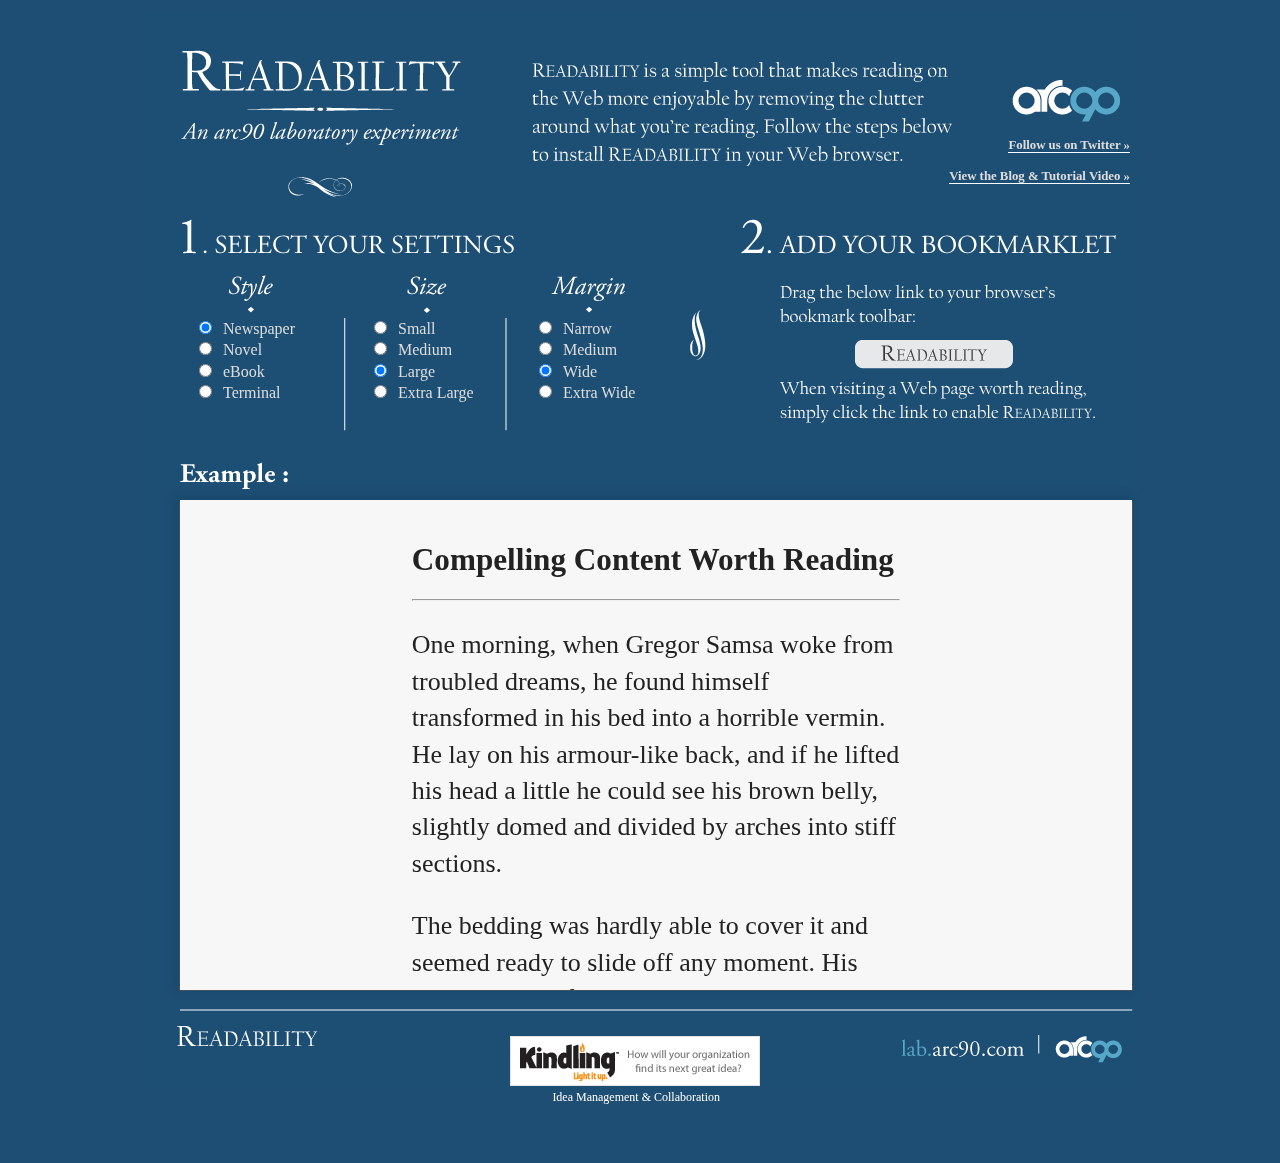
<file: readability-0.5.1/index.htm>
<!DOCTYPE html PUBLIC "-//W3C//DTD XHTML 1.0 Transitional//EN" "http://www.w3.org/TR/xhtml1/DTD/xhtml1-transitional.dtd">
<html xmlns="http://www.w3.org/1999/xhtml">
<head>
	<title>Readability - An Arc90 Lab Experiment</title>
	<link rel="stylesheet" href="css/readability-home.css" type="text/css" media="screen" />
	<script type="text/javascript" src="js/jquery-1.3.1.min.js"></script>   
	<script type="text/javascript" src="js/readability-start.js"></script>   
	<script type="text/javascript">
        languagesAvailable = ['es'];
        language           = (navigator.language || navigator.userLanguage);
        languageCode       = language.replace(/-.*/,'').toLowerCase();
        if(languageCode != 'en')
        {
            languageIsAvailable = false;
            for(l in languagesAvailable)
            {
                if(languagesAvailable[l] == languageCode)
                {
                    languageIsAvailable = true;
                    break;
                }
            }
            if(languageIsAvailable)
            {
                window.location = "http://lab.arc90.com/experiments/readability/" + languageCode;
            }
        }
    </script>
</head>

<body>
	<div id="readHiddenContent">
    	<h1>Readability</h1>
        <p>READABILITY is a simple tool that makes reading on the Web more enjoyable by removing the clutter around what you�re reading. Follow the steps below to install READABILITY in your Web browser.</p>
    </div>
	<div id="container">
		<div id="arc90">
			<a href="http://www.arc90.com"><img src="images/arc90-logo-large.png" alt="Arc90" /></a>
			<p><a href="http://twitter.com/arc90" class="twitter">Follow us on Twitter &raquo;</a></p>
			<p><a href="http://blog.arc90.com/2009/03/02/shhh-im-trying-to-read/" class="blog">View the Blog &amp; Tutorial Video &raquo;</a></p>
		</div>
		<form name="applySettings">
		<div id="settings">
			<div class="settings-box" id="style">
				<p><input type="radio" name="style" value="style-newspaper" id="newspaper" checked="checked" /><label for="newspaper">Newspaper</label></p>
				<p><input type="radio" name="style" value="style-novel" id="novel"/><label for="novel">Novel</label></p>
				<p><input type="radio" name="style" value="style-ebook" id="ebook" /><label for="ebook">eBook</label></p>		
				<p><input type="radio" name="style" value="style-terminal" id="terminal" /><label for="terminal">Terminal</label></p>		
				<!--
				<p><input type="radio" name="style" value="style-post" id="post" /><label for="post">The Post <img src="images/typekit-icon.png" alt="Typekit Logo" title="Powered by Typekit" /></label></p>	
				<p><input type="radio" name="style" value="style-classy" id="classy" /><label for="classy">Classy <img src="images/typekit-icon.png" alt="Typekit Logo" title="Powered by Typekit" /></label></p>
				-->
			</div>
			<div class="settings-box" id="size">
				<p><input type="radio" name="size" value="size-small" id="small" /><label for="small">Small</label></p>
				<p><input type="radio" name="size" value="size-medium" id="medium" /><label for="medium">Medium</label></p>
				<p><input type="radio" name="size" value="size-large" id="large" checked="checked"/><label for="large">Large</label></p>					
				<p><input type="radio" name="size" value="size-x-large" id="x-large" /><label for="x-large">Extra Large</label></p>					
			</div>
			<div class="settings-box" id="margin">
				<p><input type="radio" name="margin" value="margin-narrow" id="narrow" /><label for="narrow">Narrow</label></p>
				<p><input type="radio" name="margin" value="margin-medium" id="med" /><label for="med">Medium</label></p>
				<p><input type="radio" name="margin" value="margin-wide" id="wide" checked="checked" /><label for="wide">Wide</label></p>				
				<p><input type="radio" name="margin" value="margin-x-wide" id="x-wide" /><label for="x-wide">Extra Wide</label></p>				
			</div>
			<div id="bookmarklet">
				<a id="bookmarkletLink"><img src="images/readability-drag.png" alt="Readability" /></a>
			</div>
		</div>
		</form>
		<div id="example" class="style-newspaper">
			<div id="articleContent" class="margin-wide size-large">
			<h1>Compelling Content Worth Reading</h1>
			<hr/>
			<p>One morning, when Gregor Samsa woke from troubled dreams, he found himself transformed in his bed into a horrible vermin. He lay on his armour-like back, and if he lifted his head a little he could see his brown belly, slightly domed and divided by arches into stiff sections.</p>
			<p> The bedding was hardly able to cover it and seemed ready to slide off any moment. His many legs, pitifully thin compared with the size of the rest of him, waved about helplessly as he looked. "What's happened to me? " he thought. It wasn't a dream.</p>
			<p> His room, a proper human room although a little too small, lay peacefully between its four familiar walls. A collection of textile samples lay spread out on the table - Samsa was a travelling salesman - and above it there hung a picture that he had recently cut out of an illustrated magazine and housed in a nice, gilded frame.</p>
			<p> It showed a lady fitted out with a fur hat and fur boa who sat upright, raising a heavy fur muff that covered the whole of her lower arm towards the viewer. Gregor then turned to look out the window at the dull weather. Drops of rain could be heard hitting the pane, which made him feel quite sad.</p>
			<p> "How about if I sleep a little bit longer and forget all this nonsense", he thought, but that was something he was unable to do because he was used to sleeping on his right, and in his present state couldn't get into that position. However hard he threw himself onto his right, he always rolled back to where he was.</p>
			<p> He must have tried it a hundred times, shut his eyes so that he wouldn't have to look at the floundering legs, and only stopped when he began to feel a mild, dull pain there that he had never felt before. "Oh, God", he thought, "what a strenuous career it is that I've chosen! Travelling day in and day out. Doing business like this takes much more effort than doing your own business at home, and on top of that there's the curse of travelling, worries about making train connections, bad and irregular food, contact with different people all the time so that you can never get to know anyone or become friendly with them. It can all go to Hell! " He felt a slight itch </p>		</div>
		</div>
		<div id="footer">
            <div id="arcLinks">
                <a href="http://www.arc90.com" class="www-link"><img src="images/arc90-logo-small.png" alt="Arc90" /></a>
                <a href="http://lab.arc90.com" class="lab-link"><img src="images/arc90lab-logo-small.png" alt="Arc90 Lab" /></a>
            </div>
        	<div id="kindlingAd">
                <a href="http://www.kindlingapp.com">
                    <img src="images/kindling-logo-small.gif" alt="Kindling - Idea Management &amp; Collaboration" />
                    <p>Idea Management &amp; Collaboration</p>
                </a>
            </div>
		</div>
	</div>

<script type="text/javascript">
var gaJsHost = (("https:" == document.location.protocol) ? "https://ssl." : "http://www.");
document.write(unescape("%3Cscript src='" + gaJsHost + "google-analytics.com/ga.js' type='text/javascript'%3E%3C/script%3E"));
</script>
<script type="text/javascript">
try {
var pageTracker = _gat._getTracker("UA-7708461-1");
pageTracker._trackPageview();
} catch(err) {}</script>

</body>

</html>
</file>
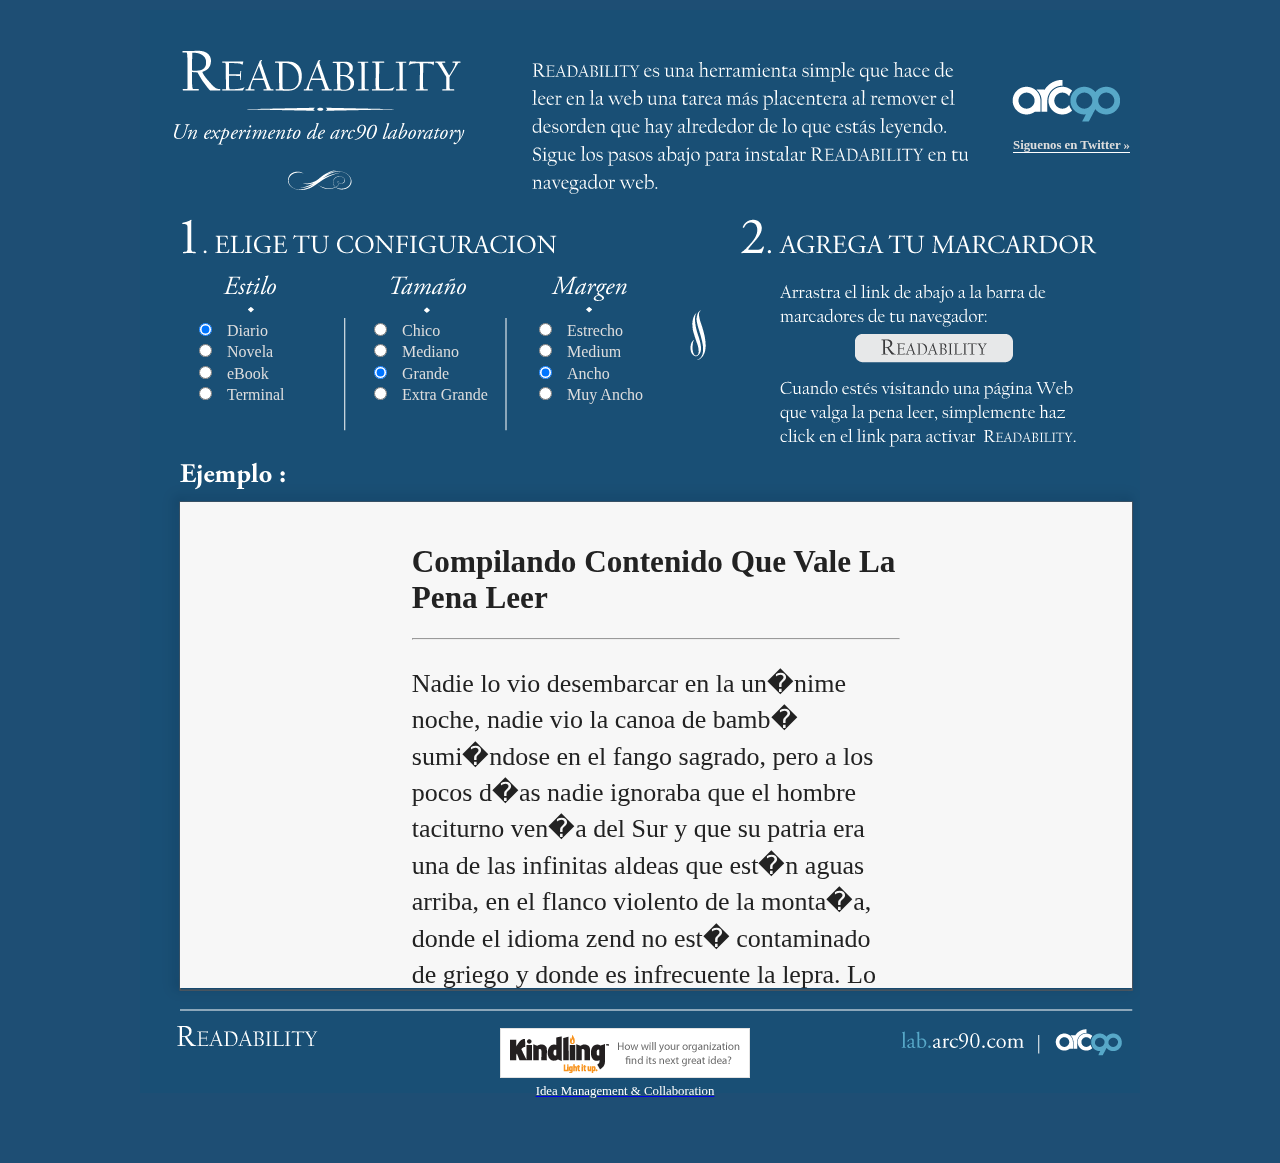
<file: readability-0.5.1/es/index.htm>
<!DOCTYPE html PUBLIC "-//W3C//DTD XHTML 1.0 Transitional//EN" "http://www.w3.org/TR/xhtml1/DTD/xhtml1-transitional.dtd">
<html xmlns="http://www.w3.org/1999/xhtml">
<head>
<title>Readability - Un experimento de Arc90 Laboratory</title>
<link rel="stylesheet" href="../css/es/readability-home.css" type="text/css" media="screen" />
<script type="text/javascript" src="../js/jquery-1.3.1.min.js"></script>
<script type="text/javascript" src="../js/es/readability-start.js"></script>
</head>
<body>
<div id="readHiddenContent">
	<h1>Readability</h1>
	<p>READABILITY is a simple tool that makes reading on the Web more enjoyable by removing the clutter around what you�re reading. Follow the steps below to install READABILITY in your Web browser.</p>
</div>
<div id="container">
	<div id="arc90">
		<a href="http://www.arc90.com"><img src="../images/arc90-logo-large.png" alt="Arc90" /></a>
		<p><a href="http://twitter.com/arc90" class="twitter">Siguenos en Twitter &raquo;</a></p>
	</div>
	<form name="applySettings">
		<div id="settings">
			<div class="settings-box" id="style">
				<p>
					<input type="radio" name="style" value="style-newspaper" id="newspaper" checked="checked" />
					<label for="newspaper">Diario</label>
				</p>
				<p>
					<input type="radio" name="style" value="style-novel" id="novel"/>
					<label for="novel">Novela</label>
				</p>
				<p>
					<input type="radio" name="style" value="style-ebook" id="ebook" />
					<label for="ebook">eBook</label>
				</p>
				<p>
					<input type="radio" name="style" value="style-terminal" id="terminal" />
					<label for="terminal">Terminal</label>
				</p>
			</div>
			<div class="settings-box" id="size">
				<p>
					<input type="radio" name="size" value="size-small" id="small" />
					<label for="small">Chico</label>
				</p>
				<p>
					<input type="radio" name="size" value="size-medium" id="medium" />
					<label for="medium">Mediano</label>
				</p>
				<p>
					<input type="radio" name="size" value="size-large" id="large" checked="checked"/>
					<label for="large">Grande</label>
				</p>
				<p>
					<input type="radio" name="size" value="size-x-large" id="x-large" />
					<label for="x-large">Extra Grande</label>
				</p>
			</div>
			<div class="settings-box" id="margin">
				<p>
					<input type="radio" name="margin" value="margin-narrow" id="narrow" />
					<label for="narrow">Estrecho</label>
				</p>
				<p>
					<input type="radio" name="margin" value="margin-medium" id="med" />
					<label for="med">Medium</label>
				</p>
				<p>
					<input type="radio" name="margin" value="margin-wide" id="wide" checked="checked" />
					<label for="wide">Ancho</label>
				</p>
				<p>
					<input type="radio" name="margin" value="margin-x-wide" id="x-wide" />
					<label for="x-wide">Muy Ancho</label>
				</p>
			</div>
			<div id="bookmarklet"> <a id="bookmarkletLink"><img src="../images/readability-drag.png" alt="Readability" /></a> </div>
		</div>
	</form>
	<div id="example" class="style-newspaper">
		<div id="articleContent" class="margin-wide size-large">
			<h1>Compilando Contenido Que Vale La Pena Leer </h1>
			<hr/>
			<p>Nadie lo vio desembarcar en la un�nime noche, nadie vio la canoa de bamb� sumi�ndose en el fango sagrado, pero a los pocos d�as nadie ignoraba que el hombre taciturno ven�a del Sur y que su patria era una de las infinitas aldeas que est�n aguas arriba, en el flanco violento de la monta�a, donde el idioma zend no est� contaminado de griego y donde es infrecuente la lepra. Lo cierto es que el hombre gris bes� el fango, repech� la ribera sin apartar (probablemente, sin sentir) las cortaderas que le dilaceraban las carnes y se arrastr�, mareado y ensangrentado, hasta el recinto circular que corona un tigre o caballo de piedra, que tuvo alguna vez el color del fuego y ahora el de la ceniza. Ese redondel es un templo que devoraron los incendios antiguos, que la selva pal�dica ha profanado y cuyo dios no recibe honor de los hombres. El forastero se tendi� bajo el pedestal. Lo despert� el sol alto. Comprob� sin asombro que las heridas hab�an cicatrizado; cerr� los ojos p�lidos y durmi�, no por flaqueza de la carne sino por determinaci�n de la voluntad. Sab�a que ese templo era el lugar que requer�a su invencible prop�sito; sab�a que los �rboles incesantes no hab�an logrado estrangular, r�o abajo, las ruinas de otro templo propicio, tambi�n de dioses incendiados y muertos; sab�a que su inmediata obligaci�n era el sue�o. Hacia la medianoche lo despert� el grito inconsolable de un p�jaro. Rastros de pies descalzos, unos higos y un c�ntaro le advirtieron que los hombres de la regi�n hab�an espiado con respeto su sue�o y solicitaban su amparo o tem�an su magia. Sinti� el fr�o del miedo y busc� en la muralla dilapidada un nicho sepulcral y se tap� con hojas desconocidas.</p>
			<p>Al principio, los sue�os eran ca�ticos; poco despu�s, fueron de naturaleza dial�ctica. El forastero se so�aba en el centro de un anfiteatro circular que era de alg�n modo el templo incendiado: nubes de alumnos taciturnos fatigaban las gradas; las caras de los �ltimos pend�an a muchos siglos de distancia y a una altura estelar, pero eran del todo precisas. El hombre les dictaba lecciones de anatom�a, de cosmograf�a, de magia: los rostros escuchaban con ansiedad y procuraban responder con entendimiento, como si adivinaran la importancia de aquel examen, que redimir�a a uno de ellos de su condici�n de vana apariencia y lo interpolar�a en el mundo real. El hombre, en el sue�o y en la vigilia, consideraba las respuestas de sus fantasmas, no se dejaba embaucar por los impostores, adivinaba en ciertas perplejidades una inteligencia creciente. Buscaba un alma que mereciera participar en el universo.</p>
			<p>A las nueve o diez noches comprendi� con alguna amargura que nada pod�a esperar de aquellos alumnos que aceptaban con pasividad su doctrina y s� de aquellos que arriesgaban, a veces, una contradicci�n razonable. Los primeros, aunque dignos de amor y de buen afecto, no pod�an ascender a individuos; los �ltimos preexist�an un poco m�s. Una tarde (ahora tambi�n las tardes eran tributarias del sue�o, ahora no velaba sino un par de horas en el amanecer) licenci� para siempre el vasto colegio ilusorio y se qued� con un solo alumno. Era un muchacho taciturno, cetrino, d�scolo a veces, de rasgos afilados que repet�an los de su so�ador. No lo desconcert� por mucho tiempo la brusca eliminaci�n de los condisc�pulos; su progreso, al cabo de unas pocas lecciones particulares, pudo maravillar al maestro. Sin embargo, la cat�strofe sobrevino. El hombre, un d�a, emergi� del sue�o como de un desierto viscoso, mir� la vana luz de la tarde que al pronto confundi� con la aurora y comprendi� que no hab�a so�ado. Toda esa noche y todo el d�a, la intolerable lucidez del insomnio se abati� contra �l. Quiso explorar la selva, extenuarse; apenas alcanz� entre la cicuta unas rachas de sue�o d�bil, veteadas fugazmente de visiones de tipo rudimental: inservibles. Quiso congregar el colegio y apenas hubo articulado unas breves palabras de exhortaci�n, �ste se deform�, se borr�. En la casi perpetua vigilia, l�grimas de ira le quemaban los viejos ojos.</p>
			<p>Comprendi� que el empe�o de modelar la materia incoherente y vertiginosa de que se componen los sue�os es el m�s arduo que puede acometer un var�n, aunque penetre todos los enigmas del orden superior y del inferior: mucho m�s arduo que tejer una cuerda de arena o que amonedar el viento sin cara. Comprendi� que un fracaso inicial era inevitable. Jur� olvidar la enorme alucinaci�n que lo hab�a desviado al principio y busc� otro m�todo de trabajo. Antes de ejercitarlo, dedic� un mes a la reposici�n de las fuerzas que hab�a malgastado el delirio. Abandon� toda premeditaci�n de so�ar y casi acto continuo logr� dormir un trecho razonable del d�a. Las raras veces que so�� durante ese per�odo, no repar� en los sue�os. Para reanudar la tarea, esper� que el disco de la luna fuera perfecto. Luego, en la tarde, se purific� en las aguas del r�o, ador� los dioses planetarios, pronunci� las s�labas l�citas de un nombre poderoso y durmi�. Casi inmediatamente, so�� con un coraz�n que lat�a.</p>
        </div>
	</div>
	<div id="footer">
		<div id="arcLinks"> <a href="http://lab.arc90.com" class="lab-link"><img src="../images/arc90lab-logo-small.png" alt="Arc90 Lab" /></a><a href="http://www.arc90.com" class="www-link"><img src="../images/arc90-logo-small.png" alt="Arc90" /></a> </div>
		<div id="kindlingAd"> <a href="http://www.kindlingapp.com"> <img src="../images/kindling-logo-small.gif" alt="Kindling - Idea Management &amp; Collaboration" />
			<p>Idea Management &amp; Collaboration</p>
			</a> </div>
	</div>
</div>
<script type="text/javascript">
var gaJsHost = (("https:" == document.location.protocol) ? "https://ssl." : "http://www.");
document.write(unescape("%3Cscript src='" + gaJsHost + "google-analytics.com/ga.js' type='text/javascript'%3E%3C/script%3E"));
</script>
<script type="text/javascript">
try {
var pageTracker = _gat._getTracker("UA-7708461-1");
pageTracker._trackPageview();
} catch(err) {}</script>
</body>
</html>
</file>
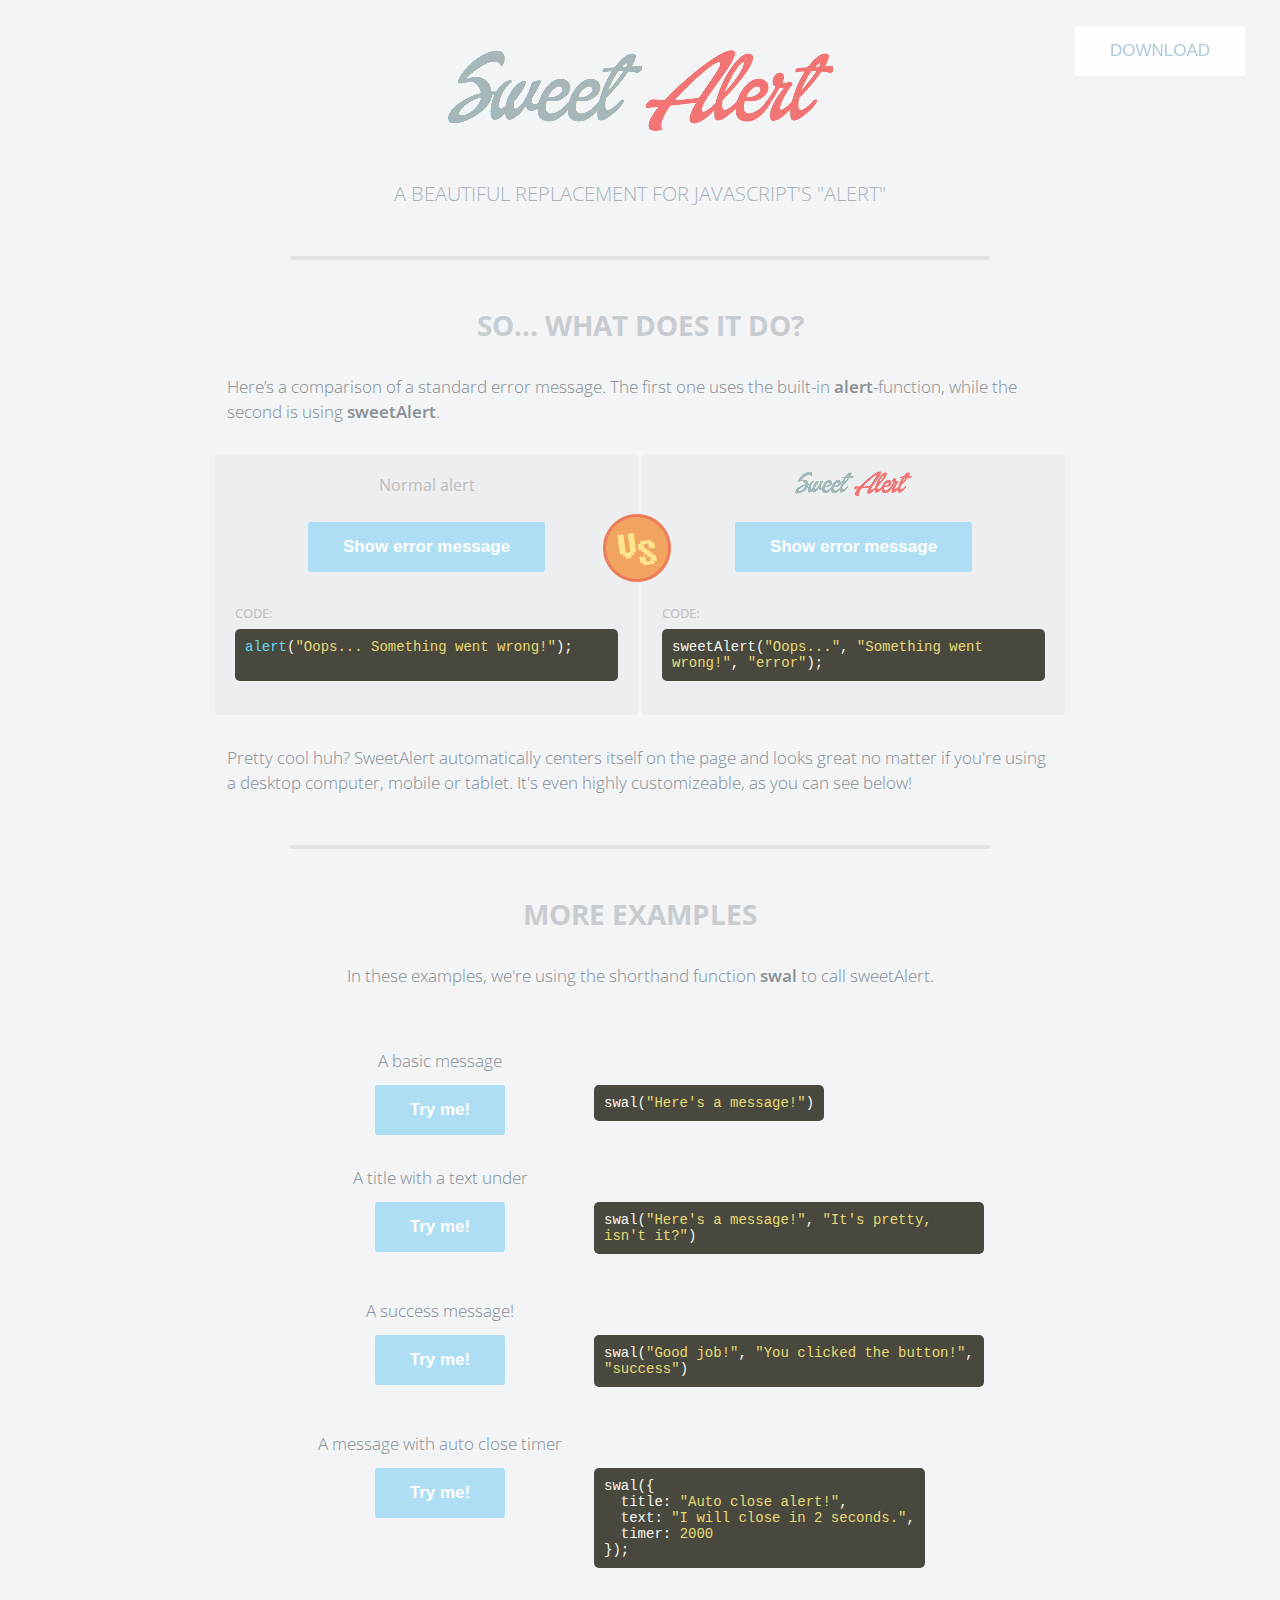
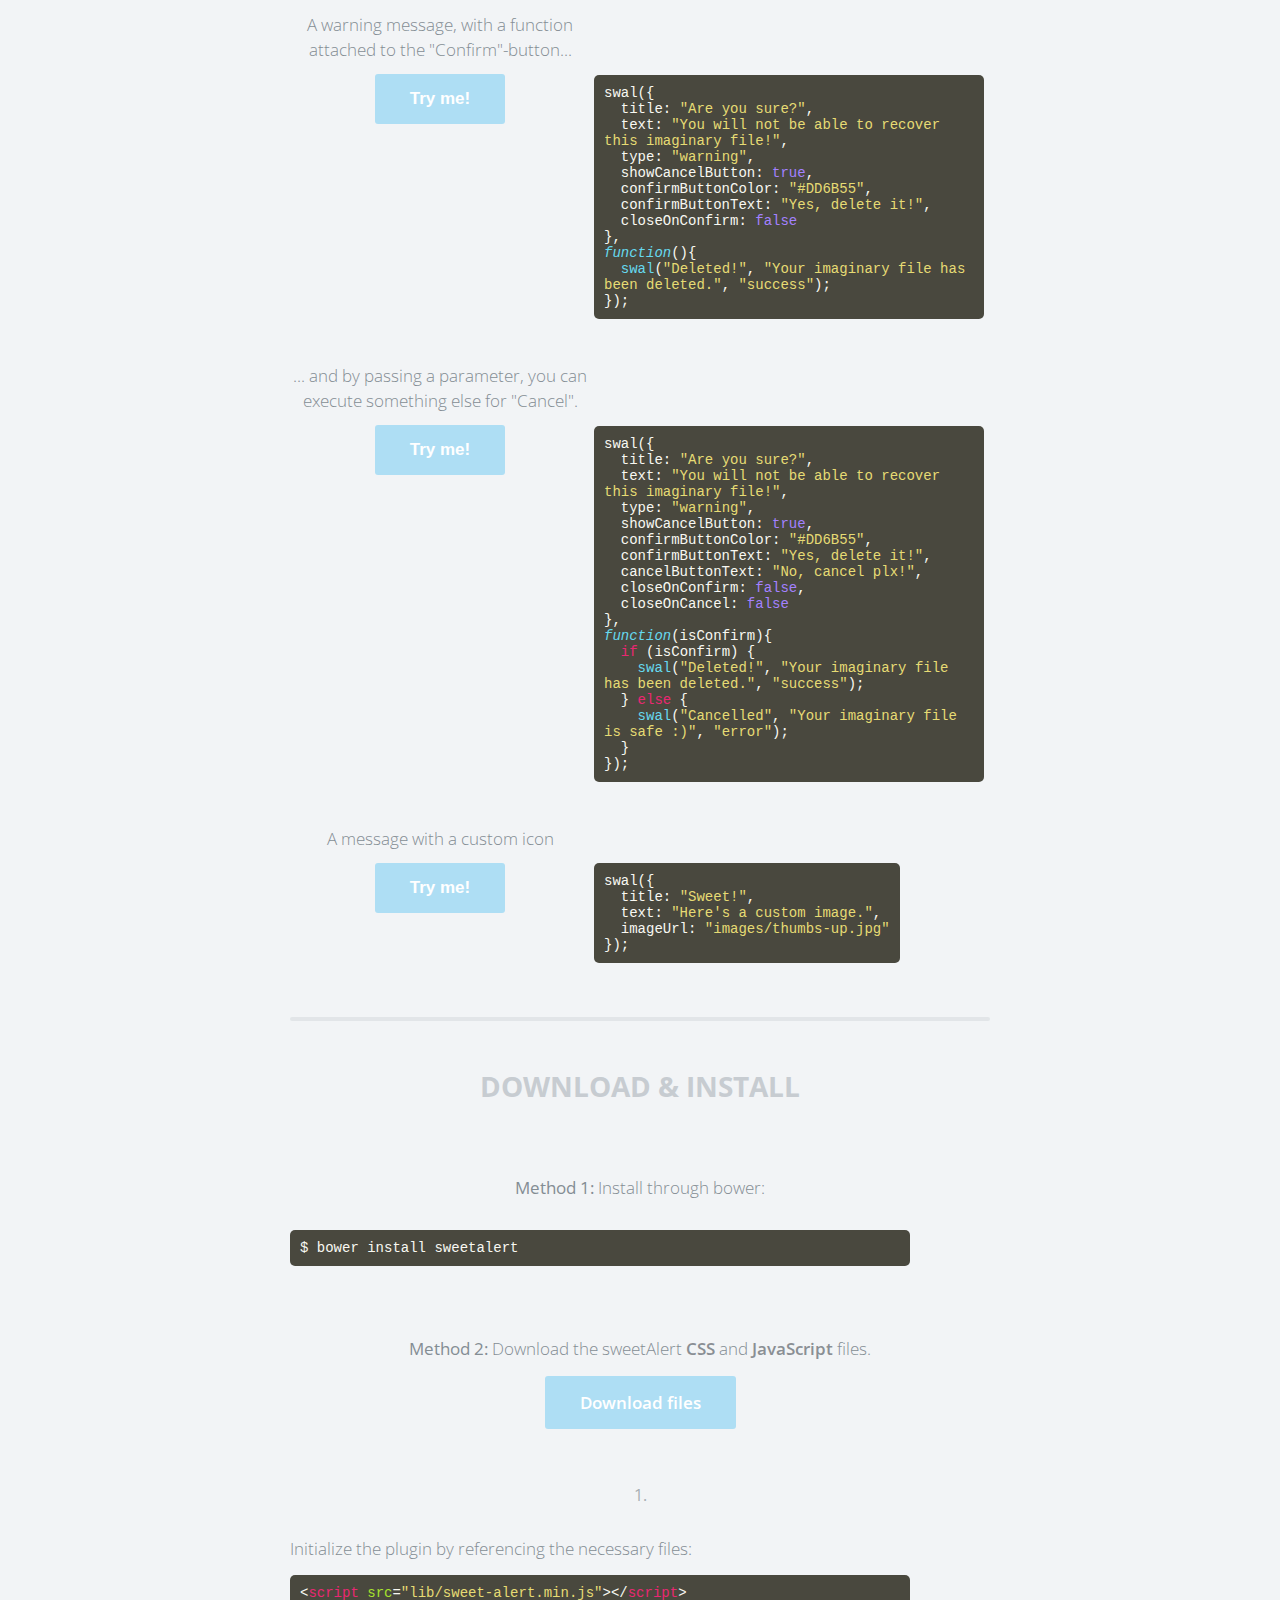
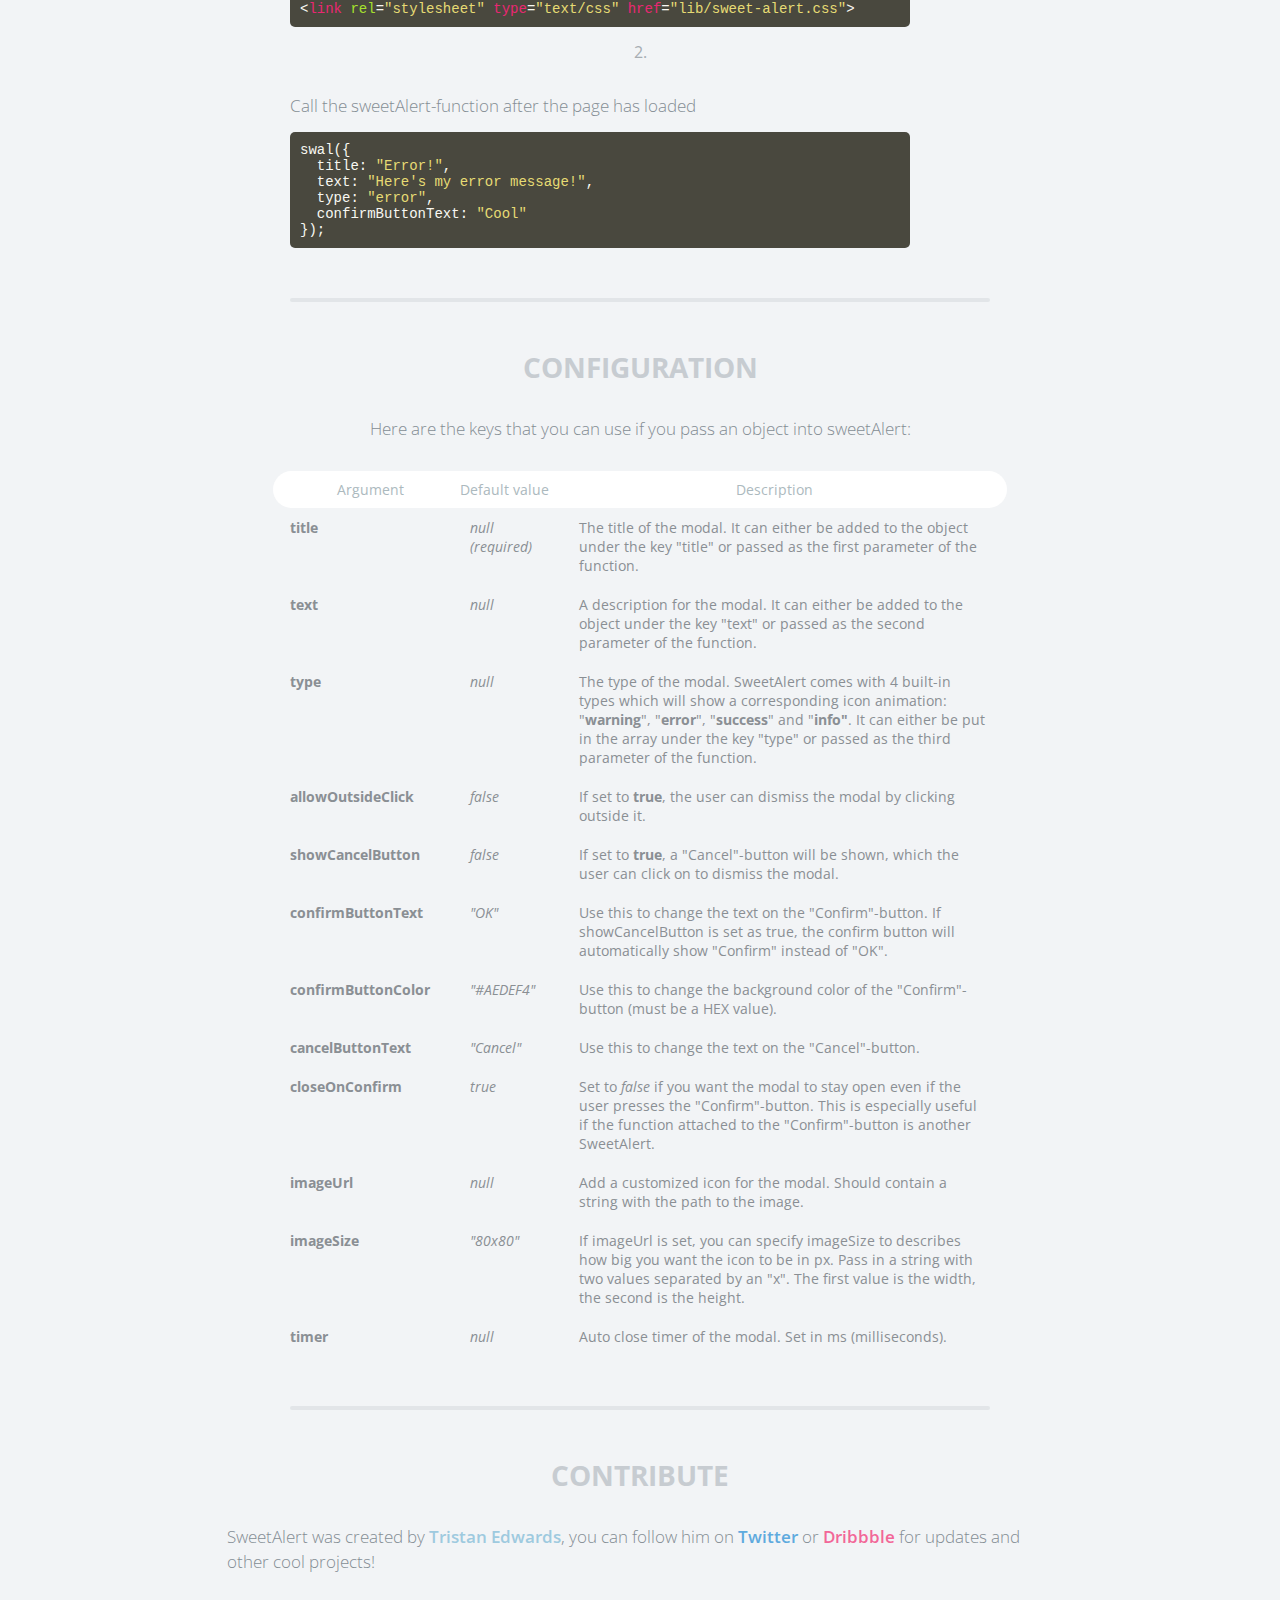
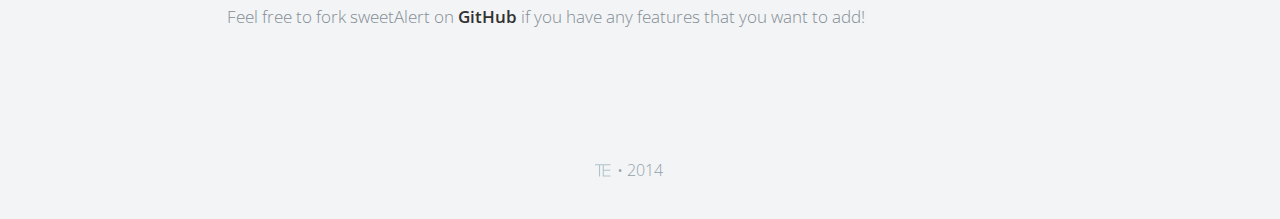
<file: static/sweetalert-master/example/index.html>
<!DOCTYPE HTML>

<html>

<head>
  <meta charset="utf-8">
  <meta http-equiv="Content-Type" content="text/html; charset=UTF-8" />
  <meta name="viewport" content="width=device-width, initial-scale=1, maximum-scale=1, user-scalable=0" />
  <title>SweetAlert</title>

  <link rel="stylesheet" href="./example.css">

  <!-- This is what you need -->
  <script src="../lib/sweet-alert.js"></script>
  <link rel="stylesheet" href="../lib/sweet-alert.css">
  <!--.......................-->

</head>

<body>

<h1>Sweet Alert</h1>
<h2>A beautiful replacement for Javascript's "Alert"</h2>
<button class="download">Download</button>

<!-- What does it do? -->
<h3>So... What does it do?</h3>
<p>Here’s a comparison of a standard error message. The first one uses the built-in <strong>alert</strong>-function, while the second is using <strong>sweetAlert</strong>.</p>

<div class="showcase normal">
	<h4>Normal alert</h4>
	<button>Show error message</button>

	<h5>Code:</h5>
	<pre><span class="func">alert</span>(<span class="str">"Oops... Something went wrong!"</span>);

	</pre>

	<div class="vs-icon"></div>
</div>

<div class="showcase sweet">
	<h4>Sweet Alert</h4>
	<button>Show error message</button>

	<h5>Code:</h5>
	<pre>sweetAlert(<span class="str">"Oops..."</span>, <span class="str">"Something went wrong!"</span>, <span class="str">"error"</span>);</pre>
</div>

<p>Pretty cool huh? SweetAlert automatically centers itself on the page and looks great no matter if you're using a desktop computer, mobile or tablet. It's even highly customizeable, as you can see below!</p>


<!-- Examples -->
<h3>More examples</h3>

<p class="center">In these examples, we're using the shorthand function <strong>swal</strong> to call sweetAlert.</p>

<ul class="examples">

	<li class="message">
		<div class="ui">
			<p>A basic message</p>
			<button>Try me!</button>
		</div>
		<pre>swal(<span class="str">"Here's a message!"</span>)</pre>
	</li>

	<li class="title-text">
		<div class="ui">
			<p>A title with a text under</p>
			<button>Try me!</button>
		</div>
		<pre>swal(<span class="str">"Here's a message!"</span>, <span class="str">"It's pretty, isn't it?"</span>)</pre>
	</li>

	<li class="success">
		<div class="ui">
			<p>A success message!</p>
			<button>Try me!</button>
		</div>
		<pre>swal(<span class="str">"Good job!"</span>, <span class="str">"You clicked the button!"</span>, <span class="str">"success"</span>)</pre>
	</li>

	<li class="timer">
		<div class="ui">
			<p>A message with auto close timer</p>
			<button>Try me!</button>
		</div>
		<pre>swal({
&nbsp;&nbsp;title: <span class="str">"Auto close alert!"</span>,
&nbsp;&nbsp;text: <span class="str">"I will close in 2 seconds."</span>,
&nbsp;&nbsp;timer: <span class="str">2000</span>
});</pre>
	</li>

	<li class="warning confirm">
		<div class="ui">
			<p>A warning message, with a function attached to the "Confirm"-button...</p>
			<button>Try me!</button>
		</div>
		<pre>swal({
&nbsp;&nbsp;title: <span class="str">"Are you sure?"</span>,
&nbsp;&nbsp;text: <span class="str">"You will not be able to recover this imaginary file!"</span>,
&nbsp;&nbsp;type: <span class="str">"warning"</span>,
&nbsp;&nbsp;showCancelButton: <span class="val">true</span>,
&nbsp;&nbsp;confirmButtonColor: <span class="str">"#DD6B55"</span>,
&nbsp;&nbsp;confirmButtonText: <span class="str">"Yes, delete it!"</span>,
&nbsp;&nbsp;closeOnConfirm: <span class="val">false</span>
},
<span class="func"><i>function</i></span>(){
&nbsp;&nbsp;<span class="func">swal</span>(<span class="str">"Deleted!"</span>, <span class="str">"Your imaginary file has been deleted."</span>, <span class="str">"success"</span>);
});</pre>
	</li>

	<li class="warning cancel">
		<div class="ui">
			<p>... and by passing a parameter, you can execute something else for "Cancel".</p>
			<button>Try me!</button>
		</div>
		<pre>swal({
&nbsp;&nbsp;title: <span class="str">"Are you sure?"</span>,
&nbsp;&nbsp;text: <span class="str">"You will not be able to recover this imaginary file!"</span>,
&nbsp;&nbsp;type: <span class="str">"warning"</span>,
&nbsp;&nbsp;showCancelButton: <span class="val">true</span>,
&nbsp;&nbsp;confirmButtonColor: <span class="str">"#DD6B55"</span>,
&nbsp;&nbsp;confirmButtonText: <span class="str">"Yes, delete it!"</span>,
&nbsp;&nbsp;cancelButtonText: <span class="str">"No, cancel plx!"</span>,
&nbsp;&nbsp;closeOnConfirm: <span class="val">false</span>,
&nbsp;&nbsp;closeOnCancel: <span class="val">false</span>
},
<span class="func"><i>function</i></span>(isConfirm){
&nbsp;&nbsp;<span class="tag">if</span> (isConfirm) {
&nbsp;&nbsp;&nbsp;&nbsp;<span class="func">swal</span>(<span class="str">"Deleted!"</span>, <span class="str">"Your imaginary file has been deleted."</span>, <span class="str">"success"</span>);
&nbsp;&nbsp;} <span class="tag">else</span> {
	&nbsp;&nbsp;&nbsp;&nbsp;<span class="func">swal</span>(<span class="str">"Cancelled"</span>, <span class="str">"Your imaginary file is safe :)"</span>, <span class="str">"error"</span>);
&nbsp;&nbsp;}
});</pre>
	</li>

	<li class="custom-icon">
		<div class="ui">
			<p>A message with a custom icon</p>
			<button>Try me!</button>
		</div>
		<pre>swal({
&nbsp;&nbsp;title: <span class="str">"Sweet!"</span>,
&nbsp;&nbsp;text: <span class="str">"Here's a custom image."</span>,
&nbsp;&nbsp;imageUrl: <span class="str">"images/thumbs-up.jpg"</span>
});</pre>
	</li>

</ul>


<!-- Download & Install -->
<h3 id="download-section">Download & install</h3>

<div class="center-container">
	<p class="center"><b>Method 1:</b> Install through bower:</p>
	<pre class="center">$ bower install sweetalert</pre>
</div>

<p class="center"><b>Method 2:</b> Download the sweetAlert <strong>CSS</strong> and <strong>JavaScript</strong> files.</p>

<a class="button" href="https://github.com/t4t5/sweetalert/archive/master.zip" download>Download files</a>

<ol>
	<li>
		<p>Initialize the plugin by referencing the necessary files:</p>
		<pre>&lt;<span class="tag">script</span> <span class="attr">src</span>=<span class="str">"lib/sweet-alert.min.js"</span>&gt;&lt;/<span class="tag">script</span>&gt;
&lt;<span class="tag">link</span> <span class="attr">rel</span>=<span class="str">"stylesheet"</span> <span class="tag">type</span>=<span class="str">"text/css"</span> <span class="tag">href</span>=<span class="str">"lib/sweet-alert.css"</span>&gt;</pre>
	</li>

	<li>
		<p>Call the sweetAlert-function after the page has loaded</p>
		<pre>swal({
&nbsp;&nbsp;title: <span class="str">"Error!"</span>,
&nbsp;&nbsp;text: <span class="str">"Here's my error message!"</span>,
&nbsp;&nbsp;type: <span class="str">"error"</span>,
&nbsp;&nbsp;confirmButtonText: <span class="str">"Cool"</span>
});
</pre>
	</li>
</ol>



<!-- Configuration -->
<h3>Configuration</h3>

<p class="center">Here are the keys that you can use if you pass an object into sweetAlert:</p>

<table>
	<tr class="titles">
		<th>
			<div class="border-left"></div>
			Argument
		</th>
		<th>Default value</th>
		<th>
			<div class="border-right"></div>
			Description
		</th>
	</tr>
	<tr>
		<td><b>title</b></td>
		<td><i>null (required)</i></td>
		<td>The title of the modal. It can either be added to the object under the key "title" or passed as the first parameter of the function.</td>
	</tr>
	<tr>
		<td><b>text</b></td>
		<td><i>null</i></td>
		<td>A description for the modal. It can either be added to the object under the key "text" or passed as the second parameter of the function.</td>
	</tr>
	<tr>
		<td><b>type</b></td>
		<td><i>null</i></td>
		<td>The type of the modal. SweetAlert comes with 4 built-in types which will show a corresponding icon animation: "<strong>warning</strong>", "<strong>error</strong>", "<strong>success</strong>" and "<strong>info"</strong>. It can either be put in the array under the key "type" or passed as the third parameter of the function.</td>
	</tr>
	<tr>
		<td><b>allowOutsideClick</b></td>
		<td><i>false</i></td>
		<td>If set to <strong>true</strong>, the user can dismiss the modal by clicking outside it.</td>
	</tr>
	<tr>
		<td><b>showCancelButton</b></td>
		<td><i>false</i></td>
		<td>If set to <strong>true</strong>, a "Cancel"-button will be shown, which the user can click on to dismiss the modal.</td>
	</tr>
	<tr>
		<td><b>confirmButtonText</b></td>
		<td><i>"OK"</i></td>
		<td>Use this to change the text on the "Confirm"-button. If showCancelButton is set as true, the confirm button will automatically show "Confirm" instead of "OK".</td>
	</tr>
	<tr>
		<td><b>confirmButtonColor</b></td>
		<td><i>"#AEDEF4"</i></td>
		<td>Use this to change the background color of the "Confirm"-button (must be a HEX value).</td>
	</tr>
	<tr>
		<td><b>cancelButtonText</b></td>
		<td><i>"Cancel"</i></td>
		<td>Use this to change the text on the "Cancel"-button.</td>
	</tr>
	<tr>
		<td><b>closeOnConfirm</b></td>
		<td><i>true</i></td>
		<td>Set to <i>false</i> if you want the modal to stay open even if the user presses the "Confirm"-button. This is especially useful if the function attached to the "Confirm"-button is another SweetAlert.</td>
	</tr>
	<tr>
		<td><b>imageUrl</b></td>
		<td><i>null</i></td>
		<td>Add a customized icon for the modal. Should contain a string with the path to the image.</td>
	</tr>
	<tr>
		<td><b>imageSize</b></td>
		<td><i>"80x80"</i></td>
		<td>If imageUrl is set, you can specify imageSize to describes how big you want the icon to be in px. Pass in a string with two values separated by an "x". The first value is the width, the second is the height.</td>
	</tr>
	<tr>
		<td><b>timer</b></td>
		<td><i>null</i></td>
		<td>Auto close timer of the modal. Set in ms (milliseconds).</td>
	</tr>
</table>


<!-- Contribute -->
<h3>Contribute</h3>
<p>SweetAlert was created by <a href="http://tristanedwards.me" target="_blank">Tristan Edwards</a>, you can follow him on <a href="https://twitter.com/t4t5" target="_blank" class="twitter">Twitter</a> or <a href="https://dribbble.com/tristanedwards" target="_blank" class="dribbble">Dribbble</a> for updates and other cool projects!</p>
<p>Feel free to fork sweetAlert on <a href="https://github.com/t4t5/sweetalert" class="github">GitHub</a> if you have any features that you want to add!</p>


<footer>
	<span class="te-logo">TE</span> • 2014
</footer>


<script>

document.querySelector('button.download').onclick = function(){
	$("html, body").animate({ scrollTop: $("#download-section").offset().top }, 1000);
};

document.querySelector('.showcase.normal button').onclick = function(){
	alert("Oops... Something went wrong!");
};

document.querySelector('.showcase.sweet button').onclick = function(){
	swal("Oops...", "Something went wrong!", "error");
};

document.querySelector('ul.examples li.message button').onclick = function(){
	swal("Here's a message!");
};

document.querySelector('ul.examples li.timer button').onclick = function(){
	swal({
		title: "Auto close alert!",
		text: "I will close in 2 seconds.",
		timer: 2000
	});
};

document.querySelector('ul.examples li.title-text button').onclick = function(){
	swal("Here's a message!", "It's pretty, isn't it?")
};

document.querySelector('ul.examples li.success button').onclick = function(){
	swal("Good job!", "You clicked the button!", "success");
};

document.querySelector('ul.examples li.warning.confirm button').onclick = function(){
	swal({
		title: "Are you sure?",
		text: "You will not be able to recover this imaginary file!",
		type: "warning",
		showCancelButton: true,
		confirmButtonColor: '#DD6B55',
		confirmButtonText: 'Yes, delete it!',
		closeOnConfirm: false,
		//closeOnCancel: false
	},
	function(){
		swal("Deleted!", "Your imaginary file has been deleted!", "success");
	});
};

document.querySelector('ul.examples li.warning.cancel button').onclick = function(){
	swal({
		title: "Are you sure?",
		text: "You will not be able to recover this imaginary file!",
		type: "warning",
		showCancelButton: true,
		confirmButtonColor: '#DD6B55',
		confirmButtonText: 'Yes, delete it!',
		cancelButtonText: "No, cancel plx!",
		closeOnConfirm: false,
		closeOnCancel: false
	},
	function(isConfirm){
    if (isConfirm){
      swal("Deleted!", "Your imaginary file has been deleted!", "success");
    } else {
      swal("Cancelled", "Your imaginary file is safe :)", "error");
    }
	});
};

document.querySelector('ul.examples li.custom-icon button').onclick = function(){
	swal({
		title: "Sweet!",
		text: "Here's a custom image.",
		imageUrl: 'images/thumbs-up.jpg'
	});
};

</script>



</body>

</html>
</file>
<file: readability-0.5.1/css/readability-home.css>
@charset "utf-8";
/* CSS Document */

body {
	background: #1E4E74;	
	color: #ddd;
}

img {
border: none;
}

#container {
	margin-top: 10px;
	margin-right:auto;
	margin-left:auto;
	width: 980px;
	height: 1125px;
	padding: 10px;
	background: url(../images/readability.png) no-repeat;
	overflow: hidden;
}
#footer {
	margin-top: 46px;
	text-align: right;
}
#footer * {
	float: right;	
}
#arcLinks {
	margin-left: 140px;
}
#kindlingAd {
	width: 250px;
}
#kindlingAd a {
	color: #fff;
	font-size: 12px;
	text-decoration: none;
	display: block;
}
#kindlingAd p {
	margin: 4px 40px 0 0;
}

a.www-link {
	margin: 0 8px 0 30px;
}

#arc90 {
    display: block;
    text-align: right;
    margin-top: 60px;
}
#arc90 img {
    margin-right: 10px;
}
#arc90 a.twitter { 
    color: #ddd;
    text-decoration: none;
    font-size: .8em;
    font-weight: bolder;
    margin-top: 10px;
    border-bottom: 1px solid #fff;
}
#arc90 a.blog { 
    color: #ddd;
    text-decoration: none;
    font-size: .8em;
    font-weight: bolder;
    margin-top: 10px;
    border-bottom: 1px solid #fff;
}

#settings {
	margin-top: 132px;
	padding: 0 1.5em;
	display: block;
	width: 900px;
	height: 160px;
}

div.settings-box, div#bookmarklet {
	float: left;
}
div#bookmarklet {
	width: 200px;
	margin-top: 24px;
	margin-left: 140px;
	text-align: center;	
}

div#style {
	width: 175px;
	margin-left: 20px;
}
div#size {
	width: 165px;	
}
div#margin {
	width: 160px;	
}

.settings-box label {
	margin-left: .5em;
	cursor: pointer;
}
.settings-box p {
	margin: .1em 0;	
}
#readHiddenContent {
	display: none;	
}
#example {
	display: block;
	margin-left: 30px;
	margin-top: 24px;
	width: 888px;
	height: 458px;
	left: 30px;
	padding: 1em 2em;
	overflow: auto;
}
#articleContent {
	text-align: left;
	line-height: 1.4em;	
	margin: 1em auto;
}
/* ---------------- USER-CONFIGURABLE STYLING --------------------- */
/* ---------------- USER-CONFIGURABLE STYLING --------------------- */
/* Size options */
.size-small {
	font-size: 12px;
}
.size-medium {
	font-size: 18px;	
}
.size-large {
	font-size: 26px;
}
.size-x-large {
	font-size: 34px;
}

/* Style options */
.style-novel {
	font-family:"Palatino Linotype", "Book Antiqua", Palatino, serif;
	background: #F4F3DB;
	color: #222;
}

.style-ebook {
	font-family:Arial, Helvetica, sans-serif;
	background: #eee;
	color: #333;
}
.style-ebook h1 {
	font-family: "Arial Black", Gadget, sans-serif;
	font-weight: normal;
}

.style-newspaper {
	font-family:"Times New Roman", Times, serif;
	background: #F7F7F7;
	color: #222;
}
.style-newspaper h1 {
	text-transform:capitalize;
	font-family: Georgia, "Times New Roman", Times, serif;
}

.style-terminal {
	font-family: "Lucida Console", Monaco, monospace;
	background: #1D4E2C;
	color: #C6FFC6;
}

/* Begin Typekit Styles */

.style-classy {
	font-family: "Adobe Caslon Pro",georgia,garamond,times,serif;
	background-color: #FDFDFD;
	color: #434343;
}

.style-classy #readInner a {
	color: #8F674B;
	text-decoration: none;
}

.style-post {
	font-family: "Droid Sans", "Arial", sans-serif;
	background-color: #FFF;
	color: #222;
}

.style-post #articleContent h1 {
	font-family: "League Gothic";
	font-size: 2.4em;
	letter-spacing: 2px;
	line-height: 1;
	text-align: center;
	text-transform: uppercase;
	margin-bottom: 0;
	font-weight: normal;
}

/* Margin Options */
.margin-x-wide {
	width: 35%;
}
.margin-wide {
	width: 55%;
}
.margin-medium {
	width: 75%;
}
.margin-narrow {
	width: 95%;
}
/* ---------------- USER-CONFIGURABLE STYLING --------------------- */
/* ---------------- USER-CONFIGURABLE STYLING --------------------- */



/* LOCK IN H1 SIZING */
#articleContent h1 {
	font-size: 1.2em;
	display: block;
	text-transform:capitalize;
}
#articleContent {
	line-height: 1.4em;	
}
</file>
<file: readability-0.5.1/css/es/readability-home.css>
@charset "utf-8";
/* CSS Document */

body {
	background: #1E4E74;
	color: #ddd;
}
img {
	border: none;
}
#container {
	margin-top: 10px;
	margin-right:auto;
	margin-left:auto;
	width: 980px;
	height: 1125px;
	padding: 10px;
	background: url(../../images/es/readability.png) no-repeat;
	overflow: hidden;
}
#footer {
	margin-top: 40px;
	text-align: right;
}
div#arcLinks {
	float: right;
}
div#kindlingAd {
	width: 250px;
	float: right;
	margin-right: 150px;
	text-align: center;
}
div#kindlingAd p {
	color: #fff;
	font-size: .8em;
	line-height: 0px;
}
a.www-link {
	margin: 0 8px 0 30px;
}
#arc90 {
	display: block;
	text-align: right;
	margin-top: 60px;
}
#arc90 img {
	margin-right: 10px;
}
#arc90 a.twitter {
	color: #ddd;
	text-decoration: none;
	font-size: .8em;
	font-weight: bolder;
	margin-top: 10px;
	border-bottom: 1px solid #fff;
}
#settings {
	margin-top: 165px;
	padding: 0 1.5em;
	display: block;
	width: 900px;
	height: 160px;
}
div.settings-box, div#bookmarklet {
	float: left;
}
div#bookmarklet {
	width: 200px;
	margin-top: 16px;
	margin-left: 140px;
	text-align: center;
}
div#style {
	width: 175px;
	margin-left: 20px;
}
div#size {
	width: 165px;
}
div#margin {
	width: 160px;
}
.settings-box label {
	margin-left: .5em;
	cursor: pointer;
}
.settings-box p {
	margin: .1em 0;
}
#readHiddenContent {
	display: none;
}
#example {
	display: block;
	margin-left: 30px;
	margin-top: 24px;
	width: 888px;
	height: 454px;
	left: 30px;
	padding: 1em 2em;
	overflow: auto;
}
#articleContent {
	text-align: left;
	line-height: 1.4em;	
	margin: 1em auto;
}
/* ---------------- USER-CONFIGURABLE STYLING --------------------- */
/* ---------------- USER-CONFIGURABLE STYLING --------------------- */
/* Size options */
.size-small {
	font-size: 12px;
}
.size-medium {
	font-size: 18px;
}
.size-large {
	font-size: 26px;
}
.size-x-large {
	font-size: 34px;
}
/* Style options */
.style-novel {
	font-family:"Palatino Linotype", "Book Antiqua", Palatino, serif;
	background: #F4F3DB;
	color: #222;
}
.style-ebook {
	font-family:Arial, Helvetica, sans-serif;
	background: #eee;
	color: #333;
}
.style-ebook h1 {
	font-family: "Arial Black", Gadget, sans-serif;
	font-weight: normal;
}
.style-newspaper {
	font-family:"Times New Roman", Times, serif;
	background: #F7F7F7;
	color: #222;
}
.style-newspaper h1 {
	text-transform:capitalize;
	font-family: Georgia, "Times New Roman", Times, serif;
}
.style-terminal {
	font-family: "Lucida Console", Monaco, monospace;
	background: #1D4E2C;
	color: #C6FFC6;
}
/* Margin Options */
/* Margin Options */

.margin-x-wide {
	width: 35%;
}
.margin-wide {
	width: 55%;
}
.margin-medium {
	width: 75%;
}
.margin-narrow {
	width: 95%;
}
/* ---------------- USER-CONFIGURABLE STYLING --------------------- */
/* ---------------- USER-CONFIGURABLE STYLING --------------------- */



/* LOCK IN H1 SIZING */
#articleContent h1 {
	font-size: 1.2em !important;
	display: block;
	text-transform:capitalize;
}
#articleContent {
	line-height: 1.4em;
}
</file>
<file: static/sweetalert-master/example/example.css>
@import url(http://fonts.googleapis.com/css?family=Open+Sans:400,600,700,300);
@import url(http://fonts.googleapis.com/css?family=Open+Sans+Condensed:700);
body {
  background-color: #f2f4f6;
  font-family: 'Open Sans', sans-serif;
  text-align: center; }

h1 {
  background-image: url("images/logo_big.png");
  background-image: -webkit-image-set(url("images/logo_big.png") 1x, url("images/logo_big@2x.png") 2x);
  width: 385px;
  height: 81px;
  text-indent: -9999px;
  white-space: nowrap;
  margin: 50px auto; }
  @media all and (max-width: 420px) {
    h1 {
      width: 300px;
      background-size: contain;
      background-repeat: no-repeat;
      background-position: center; } }
  @media all and (max-width: 330px) {
    h1 {
      width: 250px; } }

h2 {
  font-size: 20px;
  color: #A9B2BC;
  line-height: 25px;
  text-transform: uppercase;
  font-weight: 300;
  text-align: center;
  display: block; }

h3 {
  font-size: 28px;
  color: #C7CCD1;
  text-transform: uppercase;
  font-family: 'Open Sans Condensed', sans-serif;
  margin-top: 100px;
  text-align: center;
  position: relative; }
  h3#download-section {
    margin-top: 50px;
    padding-top: 40px; }
  h3::after {
    content: "";
    background-color: #e2e5e8;
    height: 4px;
    width: 700px;
    left: 50%;
    margin-left: -350px;
    position: absolute;
    margin-top: -50px;
    border-radius: 2px; }
    @media all and (max-width: 740px) {
      h3::after {
        width: auto;
        left: 20px;
        right: 20px;
        margin-left: 0; } }

a {
  text-decoration: none; }

p {
  max-width: 826px;
  margin: 30px auto;
  font-size: 17px;
  font-weight: 300;
  color: #848D94;
  line-height: 25px;
  text-align: left; }
  p.center {
    text-align: center; }
  p strong {
    color: #8A8F94;
    font-weight: 600; }
  p a {
    color: #9ECADF;
    font-weight: 600; }
    p a:hover {
      text-decoration: underline; }
    p a.twitter {
      color: #5eaade; }
    p a.dribbble {
      color: #f26798; }
    p a.github {
      color: #323131; }

button, .button {
  background-color: #AEDEF4;
  color: white;
  border: none;
  box-shadow: none;
  font-size: 17px;
  font-weight: 500;
  font-weight: 600;
  border-radius: 3px;
  padding: 15px 35px;
  margin: 26px 5px 0 5px;
  cursor: pointer; }
  button:focus, .button:focus {
    outline: none; }
  button:hover, .button:hover {
    background-color: #a1d9f2; }
  button:active, .button:active {
    background-color: #81ccee; }
  button.cancel, .button.cancel {
    background-color: #D0D0D0; }
    button.cancel:hover, .button.cancel:hover {
      background-color: #c8c8c8; }
    button.cancel:active, .button.cancel:active {
      background-color: #b6b6b6; }
  button.download, .button.download {
    position: fixed;
    right: 30px;
    top: 0;
    background-color: rgba(255, 255, 255, 0.9);
    color: #ABCADA;
    font-weight: 500;
    text-transform: uppercase;
    z-index: 3; }
    @media all and (max-width: 1278px) {
      button.download, .button.download {
        display: none; } }

.center-container {
  max-width: 700px;
  margin: 70px auto; }

pre {
  background-color: #49483e;
  color: #f8f8f2;
  padding: 10px;
  border-radius: 5px;
  white-space: pre-line;
  text-align: left;
  font-size: 14px;
  max-width: 600px; }
  pre .str {
    color: #e6db74; }
  pre .func {
    color: #66d9ef; }
  pre .val {
    color: #a381ff; }
  pre .tag {
    color: #e92772; }
  pre .attr {
    color: #a6e22d; }

.showcase {
  background-color: #eceef0;
  padding: 20px;
  display: inline-block;
  width: 383px;
  vertical-align: top;
  position: relative; }
  @media all and (max-width: 865px) {
    .showcase {
      margin: 5px auto;
      padding: 46px 20px; } }
  @media all and (max-width: 440px) {
    .showcase {
      width: auto; } }
  .showcase h4 {
    font-size: 16px;
    color: #BCBCBC;
    line-height: 22px;
    margin: 0 auto;
    font-weight: 400; }
  .showcase.sweet h4 {
    width: 117px;
    height: 25px;
    margin-top: -3px;
    text-indent: -9999px;
    background-image: url("images/logo_small.png");
    background-image: -webkit-image-set(url("images/logo_small.png") 1x, url("images/logo_small@2x.png") 2x); }
  .showcase h5 {
    margin-bottom: -7px;
    text-align: left;
    font-weight: 500;
    text-transform: uppercase;
    color: #c2c2c2; }
  .showcase button {
    margin-bottom: 10px; }
  .showcase .vs-icon {
    background-image: url("images/vs_icon.png");
    background-image: -webkit-image-set(url("images/vs_icon.png") 1x, url("images/vs_icon@2x.png") 2x);
    width: 69px;
    height: 69px;
    position: absolute;
    right: -34px;
    top: 60px;
    z-index: 2; }
    @media all and (max-width: 865px) {
      .showcase .vs-icon {
        margin: 5px auto;
        right: auto;
        left: 50%;
        margin-left: -35px;
        top: auto;
        bottom: -35px; } }

ul.examples {
  list-style-type: none;
  width: 700px;
  margin: 0 auto;
  text-align: left;
  padding-left: 0; }
  @media all and (max-width: 758px) {
    ul.examples {
      width: auto; } }
  ul.examples li {
    padding-left: 0; }
  ul.examples .ui, ul.examples pre {
    display: inline-block;
    vertical-align: top; }
    @media all and (max-width: 758px) {
      ul.examples .ui, ul.examples pre {
        display: block;
        max-width: none;
        margin: 0 auto; } }
  ul.examples .ui {
    width: 300px;
    text-align: center; }
    ul.examples .ui button {
      margin-top: 12px; }
    ul.examples .ui p {
      text-align: center;
      margin-bottom: 0; }
  ul.examples pre {
    max-width: 370px;
    margin-top: 67px; }
    @media all and (max-width: 758px) {
      ul.examples pre {
        margin-top: 16px !important;
        margin-bottom: 60px; } }
  ul.examples .warning pre {
    margin-top: 93px; }

ol {
  max-width: 700px;
  margin: 70px auto;
  list-style-position: inside;
  padding-left: 0; }
  ol li {
    color: #A7ADB2; }
    ol li p {
      margin-bottom: 10px; }

table {
  width: 700px;
  font-size: 14px;
  color: #8a8f94;
  margin: 10px auto;
  text-align: left;
  border-collapse: collapse; }
  @media all and (max-width: 750px) {
    table {
      width: auto;
      margin: 10px 20px; } }
  table th {
    background-color: white;
    padding: 9px;
    color: #acb9be;
    font-weight: 400;
    text-align: center;
    position: relative; }
    table th .border-left, table th .border-right {
      position: absolute;
      background-color: white;
      border-radius: 50%;
      top: 0;
      left: -17px;
      width: 37px;
      height: 37px; }
    table th .border-right {
      left: auto;
      right: -17px; }
    @media all and (max-width: 750px) {
      table th:nth-child(2) {
        display: none; } }
  table td {
    padding: 10px 20px;
    vertical-align: top; }
    table td:first-child {
      padding-left: 0px; }
    table td:last-child {
      padding-right: 0px; }
    @media all and (max-width: 750px) {
      table td:nth-child(2) {
        display: none; } }
    @media all and (max-width: 360px) {
      table td {
        padding: 10px 4px; }
        table td b {
          font-size: 13px; } }

footer {
  margin-top: 100px;
  padding-bottom: 30px;
  color: #9A999F;
  display: inline-block;
  position: relative;
  color: gray;
  font-weight: 400;
  color: #93a1aa;
  font-weight: 300; }
  footer .te-logo {
    text-indent: -99999px;
    background-size: contain;
    background-repeat: no-repeat;
    background-position: center center;
    height: 16px;
    width: 16px;
    display: inline-block;
    margin-right: 5px;
    background-image: url("images/te-logo-small.svg");
    position: absolute;
    left: -22px;
    top: 3px; }
</file>
<file: static/sweetalert-master/lib/sweet-alert.css>
@import url(//fonts.googleapis.com/css?family=Open+Sans:400,600,700,300);
.sweet-overlay {
  background-color: rgba(0, 0, 0, 0.4);
  position: fixed;
  left: 0;
  right: 0;
  top: 0;
  bottom: 0;
  display: none;
  z-index: 1000; }

.sweet-alert {
  background-color: white;
  font-family: 'Open Sans', sans-serif;
  width: 478px;
  padding: 17px;
  border-radius: 5px;
  text-align: center;
  position: fixed;
  left: 50%;
  top: 50%;
  margin-left: -256px;
  margin-top: -200px;
  overflow: hidden;
  display: none;
  z-index: 2000; }
  @media all and (max-width: 540px) {
    .sweet-alert {
      width: auto;
      margin-left: 0;
      margin-right: 0;
      left: 15px;
      right: 15px; } }
  .sweet-alert h2 {
    color: #575757;
    font-size: 30px;
    text-align: center;
    font-weight: 600;
    text-transform: none;
    position: relative;
    margin: 25px 0;
    padding: 0;
    line-height: 25px;
    display: block; }
  .sweet-alert p {
    color: #797979;
    font-size: 16px;
    text-align: center;
    font-weight: 300;
    position: relative;
    margin: 0;
    padding: 0;
    line-height: normal; }
  .sweet-alert button {
    background-color: #AEDEF4;
    color: white;
    border: none;
    box-shadow: none;
    font-size: 17px;
    font-weight: 500;
    border-radius: 5px;
    padding: 10px 32px;
    margin: 26px 5px 0 5px;
    cursor: pointer; }
    .sweet-alert button:focus {
      outline: none;
      box-shadow: 0 0 2px rgba(128, 179, 235, 0.5), inset 0 0 0 1px rgba(0, 0, 0, 0.05); }
    .sweet-alert button:hover {
      background-color: #a1d9f2; }
    .sweet-alert button:active {
      background-color: #81ccee; }
    .sweet-alert button.cancel {
      background-color: #D0D0D0; }
      .sweet-alert button.cancel:hover {
        background-color: #c8c8c8; }
      .sweet-alert button.cancel:active {
        background-color: #b6b6b6; }
      .sweet-alert button.cancel:focus {
        box-shadow: rgba(197, 205, 211, 0.8) 0px 0px 2px, rgba(0, 0, 0, 0.0470588) 0px 0px 0px 1px inset !important; }
    .sweet-alert button::-moz-focus-inner {
      border: 0; }
  .sweet-alert[data-has-cancel-button=false] button {
    box-shadow: none !important; }
  .sweet-alert .icon {
    width: 80px;
    height: 80px;
    border: 4px solid gray;
    border-radius: 50%;
    margin: 20px auto;
    padding: 0;
    position: relative;
    box-sizing: content-box; }
    .sweet-alert .icon.error {
      border-color: #F27474; }
      .sweet-alert .icon.error .x-mark {
        position: relative;
        display: block; }
      .sweet-alert .icon.error .line {
        position: absolute;
        height: 5px;
        width: 47px;
        background-color: #F27474;
        display: block;
        top: 37px;
        border-radius: 2px; }
        .sweet-alert .icon.error .line.left {
          -webkit-transform: rotate(45deg);
          transform: rotate(45deg);
          left: 17px; }
        .sweet-alert .icon.error .line.right {
          -webkit-transform: rotate(-45deg);
          transform: rotate(-45deg);
          right: 16px; }
    .sweet-alert .icon.warning {
      border-color: #F8BB86; }
      .sweet-alert .icon.warning .body {
        position: absolute;
        width: 5px;
        height: 47px;
        left: 50%;
        top: 10px;
        border-radius: 2px;
        margin-left: -2px;
        background-color: #F8BB86; }
      .sweet-alert .icon.warning .dot {
        position: absolute;
        width: 7px;
        height: 7px;
        border-radius: 50%;
        margin-left: -3px;
        left: 50%;
        bottom: 10px;
        background-color: #F8BB86; }
    .sweet-alert .icon.info {
      border-color: #C9DAE1; }
      .sweet-alert .icon.info::before {
        content: "";
        position: absolute;
        width: 5px;
        height: 29px;
        left: 50%;
        bottom: 17px;
        border-radius: 2px;
        margin-left: -2px;
        background-color: #C9DAE1; }
      .sweet-alert .icon.info::after {
        content: "";
        position: absolute;
        width: 7px;
        height: 7px;
        border-radius: 50%;
        margin-left: -3px;
        top: 19px;
        background-color: #C9DAE1; }
    .sweet-alert .icon.success {
      border-color: #A5DC86; }
      .sweet-alert .icon.success::before, .sweet-alert .icon.success::after {
        content: '';
        border-radius: 50%;
        position: absolute;
        width: 60px;
        height: 120px;
        background: white;
        -webkit-transform: rotate(45deg);
        transform: rotate(45deg); }
      .sweet-alert .icon.success::before {
        border-radius: 120px 0 0 120px;
        top: -7px;
        left: -33px;
        -webkit-transform: rotate(-45deg);
        transform: rotate(-45deg);
        -webkit-transform-origin: 60px 60px;
        transform-origin: 60px 60px; }
      .sweet-alert .icon.success::after {
        border-radius: 0 120px 120px 0;
        top: -11px;
        left: 30px;
        -webkit-transform: rotate(-45deg);
        transform: rotate(-45deg);
        -webkit-transform-origin: 0px 60px;
        transform-origin: 0px 60px; }
      .sweet-alert .icon.success .placeholder {
        width: 80px;
        height: 80px;
        border: 4px solid rgba(165, 220, 134, 0.2);
        border-radius: 50%;
        box-sizing: content-box;
        position: absolute;
        left: -4px;
        top: -4px;
        z-index: 2; }
      .sweet-alert .icon.success .fix {
        width: 5px;
        height: 90px;
        background-color: white;
        position: absolute;
        left: 28px;
        top: 8px;
        z-index: 1;
        -webkit-transform: rotate(-45deg);
        transform: rotate(-45deg); }
      .sweet-alert .icon.success .line {
        height: 5px;
        background-color: #A5DC86;
        display: block;
        border-radius: 2px;
        position: absolute;
        z-index: 2; }
        .sweet-alert .icon.success .line.tip {
          width: 25px;
          left: 14px;
          top: 46px;
          -webkit-transform: rotate(45deg);
          transform: rotate(45deg); }
        .sweet-alert .icon.success .line.long {
          width: 47px;
          right: 8px;
          top: 38px;
          -webkit-transform: rotate(-45deg);
          transform: rotate(-45deg); }
    .sweet-alert .icon.custom {
      background-size: contain;
      border-radius: 0;
      border: none;
      background-position: center center;
      background-repeat: no-repeat; }

/*
 * Animations
 */
@-webkit-keyframes showSweetAlert {
  0% {
    transform: scale(0.7);
    -webkit-transform: scale(0.7); }
  45% {
    transform: scale(1.05);
    -webkit-transform: scale(1.05); }
  80% {
    transform: scale(0.95);
    -webkit-tranform: scale(0.95); }
  100% {
    transform: scale(1);
    -webkit-transform: scale(1); } }
@-moz-keyframes showSweetAlert {
  0% {
    transform: scale(0.7);
    -webkit-transform: scale(0.7); }
  45% {
    transform: scale(1.05);
    -webkit-transform: scale(1.05); }
  80% {
    transform: scale(0.95);
    -webkit-tranform: scale(0.95); }
  100% {
    transform: scale(1);
    -webkit-transform: scale(1); } }
@keyframes showSweetAlert {
  0% {
    transform: scale(0.7);
    -webkit-transform: scale(0.7); }
  45% {
    transform: scale(1.05);
    -webkit-transform: scale(1.05); }
  80% {
    transform: scale(0.95);
    -webkit-tranform: scale(0.95); }
  100% {
    transform: scale(1);
    -webkit-transform: scale(1); } }
@-webkit-keyframes hideSweetAlert {
  0% {
    transform: scale(1);
    -webkit-transform: scale(1); }
  100% {
    transform: scale(0.5);
    -webkit-transform: scale(0.5); } }
@-moz-keyframes hideSweetAlert {
  0% {
    transform: scale(1);
    -webkit-transform: scale(1); }
  100% {
    transform: scale(0.5);
    -webkit-transform: scale(0.5); } }
@keyframes hideSweetAlert {
  0% {
    transform: scale(1);
    -webkit-transform: scale(1); }
  100% {
    transform: scale(0.5);
    -webkit-transform: scale(0.5); } }
.showSweetAlert {
  -webkit-animation: showSweetAlert 0.3s;
  -moz-animation: showSweetAlert 0.3s;
  animation: showSweetAlert 0.3s; }

.hideSweetAlert {
  -webkit-animation: hideSweetAlert 0.2s;
  -moz-animation: hideSweetAlert 0.2s;
  animation: hideSweetAlert 0.2s; }

@-webkit-keyframes animateSuccessTip {
  0% {
    width: 0;
    left: 1px;
    top: 19px; }
  54% {
    width: 0;
    left: 1px;
    top: 19px; }
  70% {
    width: 50px;
    left: -8px;
    top: 37px; }
  84% {
    width: 17px;
    left: 21px;
    top: 48px; }
  100% {
    width: 25px;
    left: 14px;
    top: 45px; } }
@-moz-keyframes animateSuccessTip {
  0% {
    width: 0;
    left: 1px;
    top: 19px; }
  54% {
    width: 0;
    left: 1px;
    top: 19px; }
  70% {
    width: 50px;
    left: -8px;
    top: 37px; }
  84% {
    width: 17px;
    left: 21px;
    top: 48px; }
  100% {
    width: 25px;
    left: 14px;
    top: 45px; } }
@keyframes animateSuccessTip {
  0% {
    width: 0;
    left: 1px;
    top: 19px; }
  54% {
    width: 0;
    left: 1px;
    top: 19px; }
  70% {
    width: 50px;
    left: -8px;
    top: 37px; }
  84% {
    width: 17px;
    left: 21px;
    top: 48px; }
  100% {
    width: 25px;
    left: 14px;
    top: 45px; } }
@-webkit-keyframes animateSuccessLong {
  0% {
    width: 0;
    right: 46px;
    top: 54px; }
  65% {
    width: 0;
    right: 46px;
    top: 54px; }
  84% {
    width: 55px;
    right: 0px;
    top: 35px; }
  100% {
    width: 47px;
    right: 8px;
    top: 38px; } }
@-moz-keyframes animateSuccessLong {
  0% {
    width: 0;
    right: 46px;
    top: 54px; }
  65% {
    width: 0;
    right: 46px;
    top: 54px; }
  84% {
    width: 55px;
    right: 0px;
    top: 35px; }
  100% {
    width: 47px;
    right: 8px;
    top: 38px; } }
@keyframes animateSuccessLong {
  0% {
    width: 0;
    right: 46px;
    top: 54px; }
  65% {
    width: 0;
    right: 46px;
    top: 54px; }
  84% {
    width: 55px;
    right: 0px;
    top: 35px; }
  100% {
    width: 47px;
    right: 8px;
    top: 38px; } }
@-webkit-keyframes rotatePlaceholder {
  0% {
    transform: rotate(-45deg);
    -webkit-transform: rotate(-45deg); }
  5% {
    transform: rotate(-45deg);
    -webkit-transform: rotate(-45deg); }
  12% {
    transform: rotate(-405deg);
    -webkit-transform: rotate(-405deg); }
  100% {
    transform: rotate(-405deg);
    -webkit-transform: rotate(-405deg); } }
@-moz-keyframes rotatePlaceholder {
  0% {
    transform: rotate(-45deg);
    -webkit-transform: rotate(-45deg); }
  5% {
    transform: rotate(-45deg);
    -webkit-transform: rotate(-45deg); }
  12% {
    transform: rotate(-405deg);
    -webkit-transform: rotate(-405deg); }
  100% {
    transform: rotate(-405deg);
    -webkit-transform: rotate(-405deg); } }
@keyframes rotatePlaceholder {
  0% {
    transform: rotate(-45deg);
    -webkit-transform: rotate(-45deg); }
  5% {
    transform: rotate(-45deg);
    -webkit-transform: rotate(-45deg); }
  12% {
    transform: rotate(-405deg);
    -webkit-transform: rotate(-405deg); }
  100% {
    transform: rotate(-405deg);
    -webkit-transform: rotate(-405deg); } }
.animateSuccessTip {
  -webkit-animation: animateSuccessTip 0.75s;
  -moz-animation: animateSuccessTip 0.75s;
  animation: animateSuccessTip 0.75s; }

.animateSuccessLong {
  -webkit-animation: animateSuccessLong 0.75s;
  -moz-animation: animateSuccessLong 0.75s;
  animation: animateSuccessLong 0.75s; }

.icon.success.animate::after {
  -webkit-animation: rotatePlaceholder 4.25s ease-in;
  -moz-animation: rotatePlaceholder 4.25s ease-in;
  animation: rotatePlaceholder 4.25s ease-in; }

@-webkit-keyframes animateErrorIcon {
  0% {
    transform: rotateX(100deg);
    -webkit-transform: rotateX(100deg);
    opacity: 0; }
  100% {
    transform: rotateX(0deg);
    -webkit-transform: rotateX(0deg);
    opacity: 1; } }
@-moz-keyframes animateErrorIcon {
  0% {
    transform: rotateX(100deg);
    -webkit-transform: rotateX(100deg);
    opacity: 0; }
  100% {
    transform: rotateX(0deg);
    -webkit-transform: rotateX(0deg);
    opacity: 1; } }
@keyframes animateErrorIcon {
  0% {
    transform: rotateX(100deg);
    -webkit-transform: rotateX(100deg);
    opacity: 0; }
  100% {
    transform: rotateX(0deg);
    -webkit-transform: rotateX(0deg);
    opacity: 1; } }
.animateErrorIcon {
  -webkit-animation: animateErrorIcon 0.5s;
  -moz-animation: animateErrorIcon 0.5s;
  animation: animateErrorIcon 0.5s; }

@-webkit-keyframes animateXMark {
  0% {
    transform: scale(0.4);
    -webkit-transform: scale(0.4);
    margin-top: 26px;
    opacity: 0; }
  50% {
    transform: scale(0.4);
    -webkit-transform: scale(0.4);
    margin-top: 26px;
    opacity: 0; }
  80% {
    transform: scale(1.15);
    -webkit-transform: scale(1.15);
    margin-top: -6px; }
  100% {
    transform: scale(1);
    -webkit-transform: scale(1);
    margin-top: 0;
    opacity: 1; } }
@-moz-keyframes animateXMark {
  0% {
    transform: scale(0.4);
    -webkit-transform: scale(0.4);
    margin-top: 26px;
    opacity: 0; }
  50% {
    transform: scale(0.4);
    -webkit-transform: scale(0.4);
    margin-top: 26px;
    opacity: 0; }
  80% {
    transform: scale(1.15);
    -webkit-transform: scale(1.15);
    margin-top: -6px; }
  100% {
    transform: scale(1);
    -webkit-transform: scale(1);
    margin-top: 0;
    opacity: 1; } }
@keyframes animateXMark {
  0% {
    transform: scale(0.4);
    -webkit-transform: scale(0.4);
    margin-top: 26px;
    opacity: 0; }
  50% {
    transform: scale(0.4);
    -webkit-transform: scale(0.4);
    margin-top: 26px;
    opacity: 0; }
  80% {
    transform: scale(1.15);
    -webkit-transform: scale(1.15);
    margin-top: -6px; }
  100% {
    transform: scale(1);
    -webkit-transform: scale(1);
    margin-top: 0;
    opacity: 1; } }
.animateXMark {
  -webkit-animation: animateXMark 0.5s;
  -moz-animation: animateXMark 0.5s;
  animation: animateXMark 0.5s; }

@-webkit-keyframes pulseWarning {
  0% {
    border-color: #F8D486; }
  100% {
    border-color: #F8BB86; } }
@-moz-keyframes pulseWarning {
  0% {
    border-color: #F8D486; }
  100% {
    border-color: #F8BB86; } }
@keyframes pulseWarning {
  0% {
    border-color: #F8D486; }
  100% {
    border-color: #F8BB86; } }
.pulseWarning {
  -webkit-animation: pulseWarning 0.75s infinite alternate;
  -moz-animation: pulseWarning 0.75s infinite alternate;
  animation: pulseWarning 0.75s infinite alternate; }

@-webkit-keyframes pulseWarningIns {
  0% {
    background-color: #F8D486; }
  100% {
    background-color: #F8BB86; } }
@-moz-keyframes pulseWarningIns {
  0% {
    background-color: #F8D486; }
  100% {
    background-color: #F8BB86; } }
@keyframes pulseWarningIns {
  0% {
    background-color: #F8D486; }
  100% {
    background-color: #F8BB86; } }
.pulseWarningIns {
  -webkit-animation: pulseWarningIns 0.75s infinite alternate;
  -moz-animation: pulseWarningIns 0.75s infinite alternate;
  animation: pulseWarningIns 0.75s infinite alternate; }
</file>
